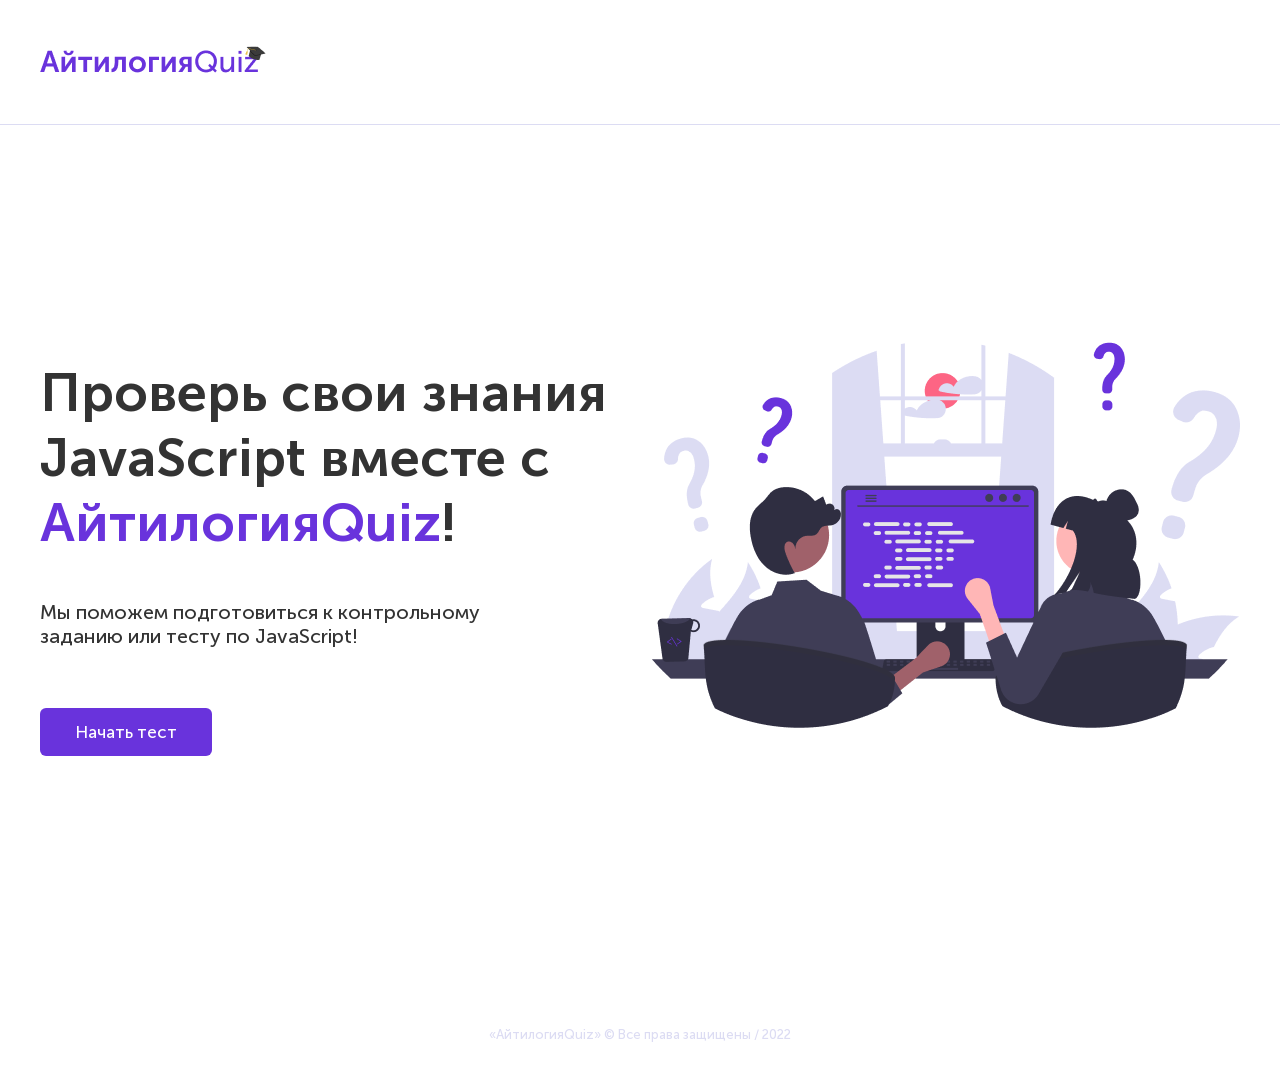
<file: index.html>
<!DOCTYPE html>
<html lang="en">
<head>
    <meta charset="UTF-8">
    <title>Айтилогия Quiz</title>
    <link rel="stylesheet" href="styles/common.css">
    <link rel="stylesheet" href="styles/index.css">
</head>
<body>

<header class="header">
    <div class="container">
        <div class="logo">
            <img src="images/logo.png" alt="Логотип">
        </div>
    </div>
</header>
<section class="main">
    <div class="container">
        <div class="main-content">
            <h1 class="big-title">Проверь свои знания JavaScript вместе с <span>АйтилогияQuiz</span>!</h1>
            <div class="main-description">
                Мы поможем подготовиться к контрольному заданию или тесту по JavaScript!
            </div>
            <div class="main-button">
                <a href="form.html" class="button">Начать тест</a>
            </div>
        </div>
        <div class="main-image">
            <img src="images/main-image.png" alt="Главная картинка">
        </div>
    </div>
</section>

<footer class="footer">
    «АйтилогияQuiz» © Все права защищены / 2022
</footer>


</body>
</html>
</file>
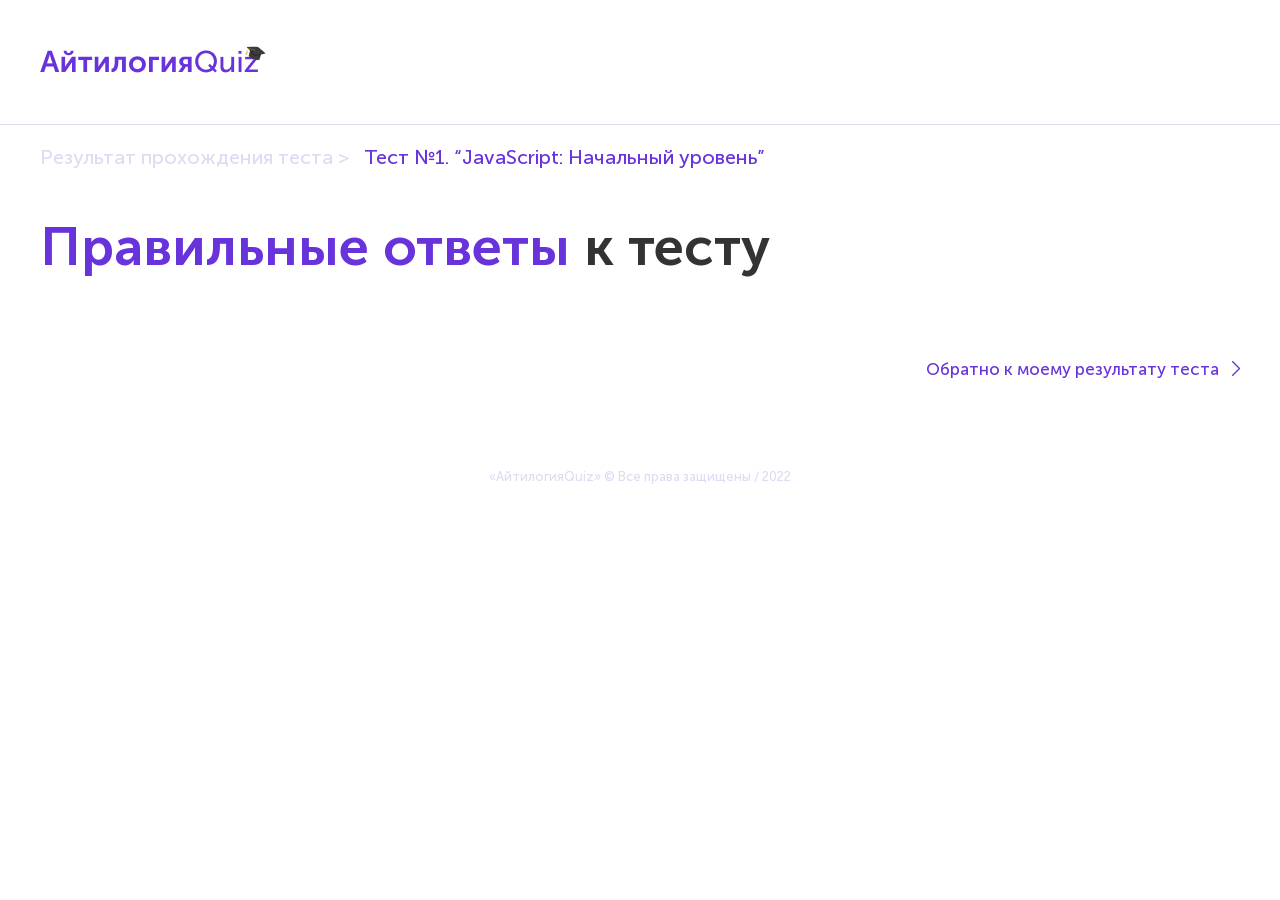
<file: answers.html>
<!DOCTYPE html>
<html lang="en">
<head>
    <meta charset="UTF-8">
    <title>Решение теста</title>
  <link rel="stylesheet" href="styles/common.css">
  <link rel="stylesheet" href="styles/answers.css">
</head>
<body>

<header class="header">
  <div class="container">
    <div class="logo">
      <img src="images/logo.png" alt="Логотип">
    </div>
  </div>
</header>

<section class="answer">
    <div class="container">
        <div class="answer-pre-title">
            Результат прохождения теста >
            <div id="answer-title">Тест №1. “JavaScript: Начальный уровень”</div>
        </div>
        <h1 class="big-title"><span>Правильные ответы</span> к тесту</h1>
        <div class="answer-wrapper">

        </div>
        <div class="answer-question">

        </div>
        <div class="answer-result">
            <a href="javascript:void(0)" id="pass" class="answerBtn">Обратно к моему результату теста <img src="images/arrow-test.png" alt="Стрелка"></a>
        </div>
    </div>
</section>

<footer class="footer">
  «АйтилогияQuiz» © Все права защищены / 2022
</footer>

<script src="scripts/common.js"></script>
<script src="scripts/answers.js"></script>
</body>
</html>
</file>
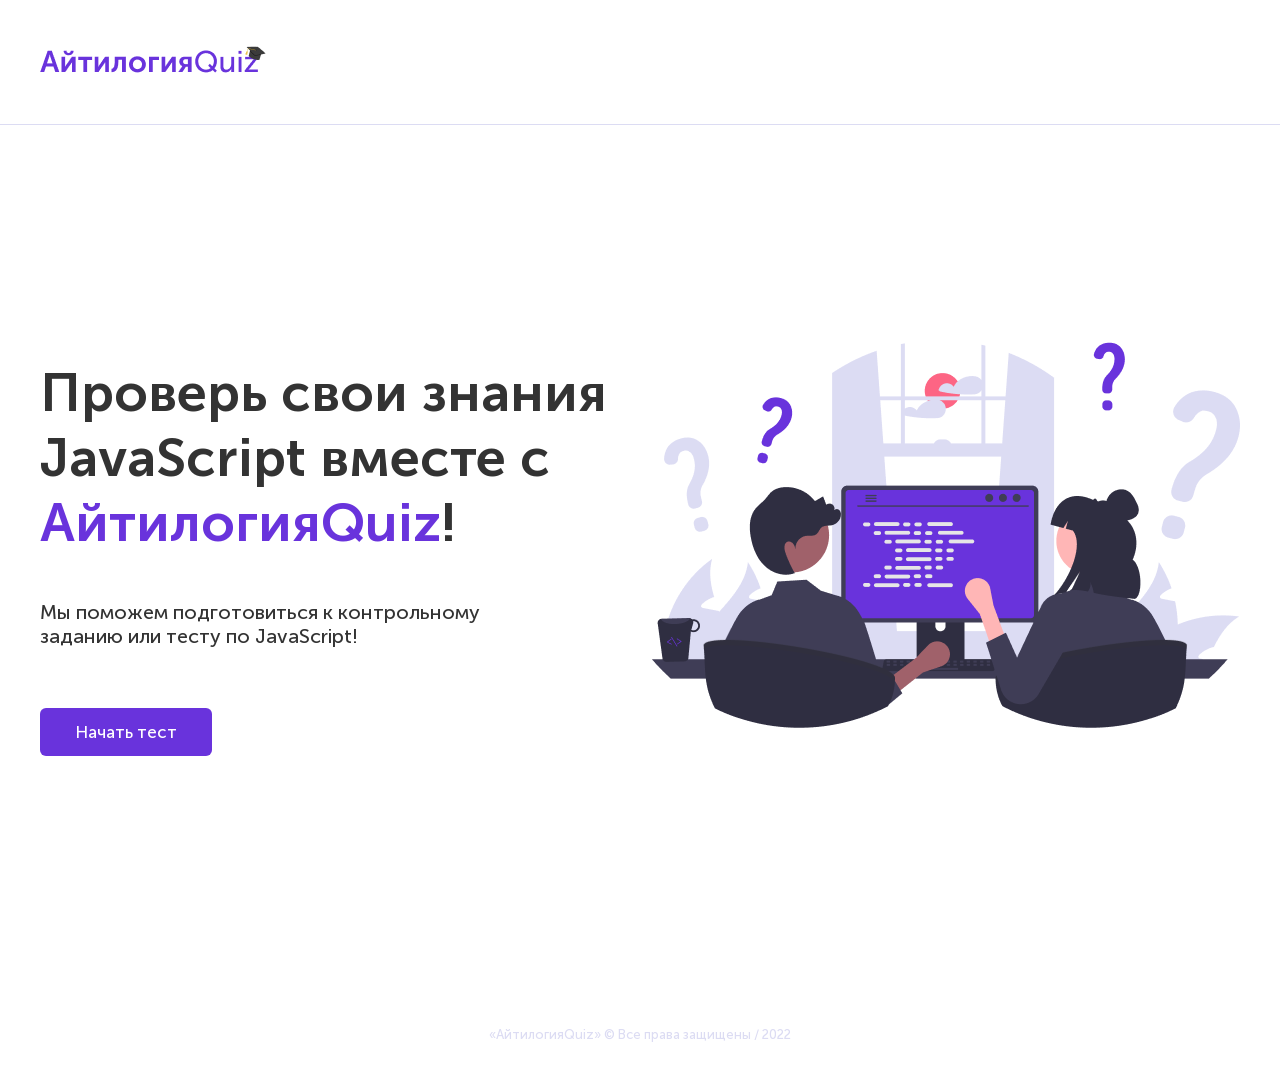
<file: choice.html>
<!DOCTYPE html>
<html lang="en">
<head>
    <meta charset="UTF-8">
    <title>Регистрация</title>
  <link rel="stylesheet" href="styles/common.css">
  <link rel="stylesheet" href="styles/choice.css">
</head>
<body>

<header class="header">
  <div class="container">
    <div class="logo">
      <img src="images/logo.png" alt="Логотип">
    </div>
  </div>
</header>

<section class="choice">
  <div class="container">
    <div class="choice-content">
      <h1 class="common-title choice-title">Выберите <span>тему теста</span></h1>
      <div class="choice-description">Чтобы начать тест, выберите одну из предложенных ниже тем.</div>
      <div class="choice-options" id="choice-options">

      </div>
    </div>
    <div class="choice-image">
      <img src="images/choice-image.png" alt="Персонажи">
    </div>
  </div>
</section>

<footer class="footer">
  «АйтилогияQuiz» © Все права защищены / 2022
</footer>

<script src="scripts/common.js"></script>
<script src="scripts/choice.js"></script>
</body>
</html>
</file>
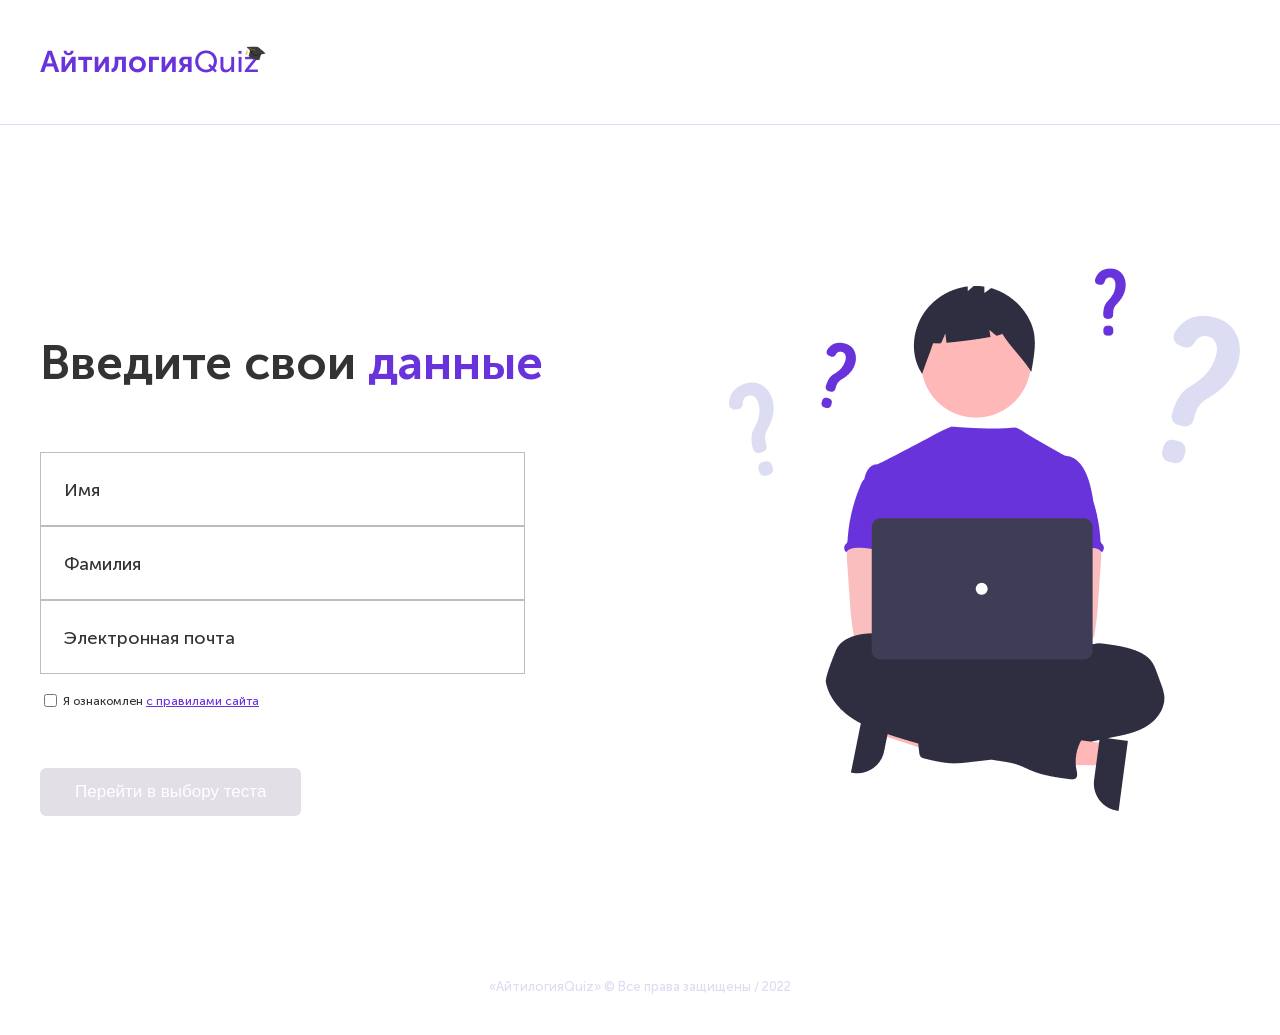
<file: form.html>
<!DOCTYPE html>
<html lang="en">
<head>
    <meta charset="UTF-8">
    <title>Регистрация</title>
  <link rel="stylesheet" href="styles/common.css">
  <link rel="stylesheet" href="styles/form.css">
</head>
<body>

<header class="header">
  <div class="container">
    <div class="logo">
      <img src="images/logo.png" alt="Логотип">
    </div>
  </div>
</header>

<section class="form">
  <div class="container">
    <div class="form-content">
      <h1 class="form-title common-title">Введите свои <span>данные</span></h1>
      <div class="form-details">
        <div class="form-group">
          <input type="text" class="form-input" id="name" required>
          <label for="name" class="form-label">Имя</label>
        </div>
        <div class="form-group">
          <input type="text" class="form-input" id="last-name" required>
          <label for="last-name" class="form-label">Фамилия</label>
        </div>
        <div class="form-group">
          <input type="text" class="form-input" id="email" required>
          <label for="email" class="form-label">Электронная почта</label>
        </div>
        <div class="form-agree">
          <input type="checkbox" id="agree" required>
          <label for="agree">
            Я ознакомлен <a href="#">с правилами сайта</a>
          </label>
        </div>
      </div>
        <div class="form-button">
          <button class="button" id="process" disabled>Перейти в выбору теста</button>
        </div>
    </div>
    <div class="form-image">
      <img src="images/info-image.png" alt="Персонаж">
    </div>
  </div>
</section>

<footer class="footer">
  «АйтилогияQuiz» © Все права защищены / 2022
</footer>


<script src="scripts/form.js"></script>
</body>
</html>
</file>
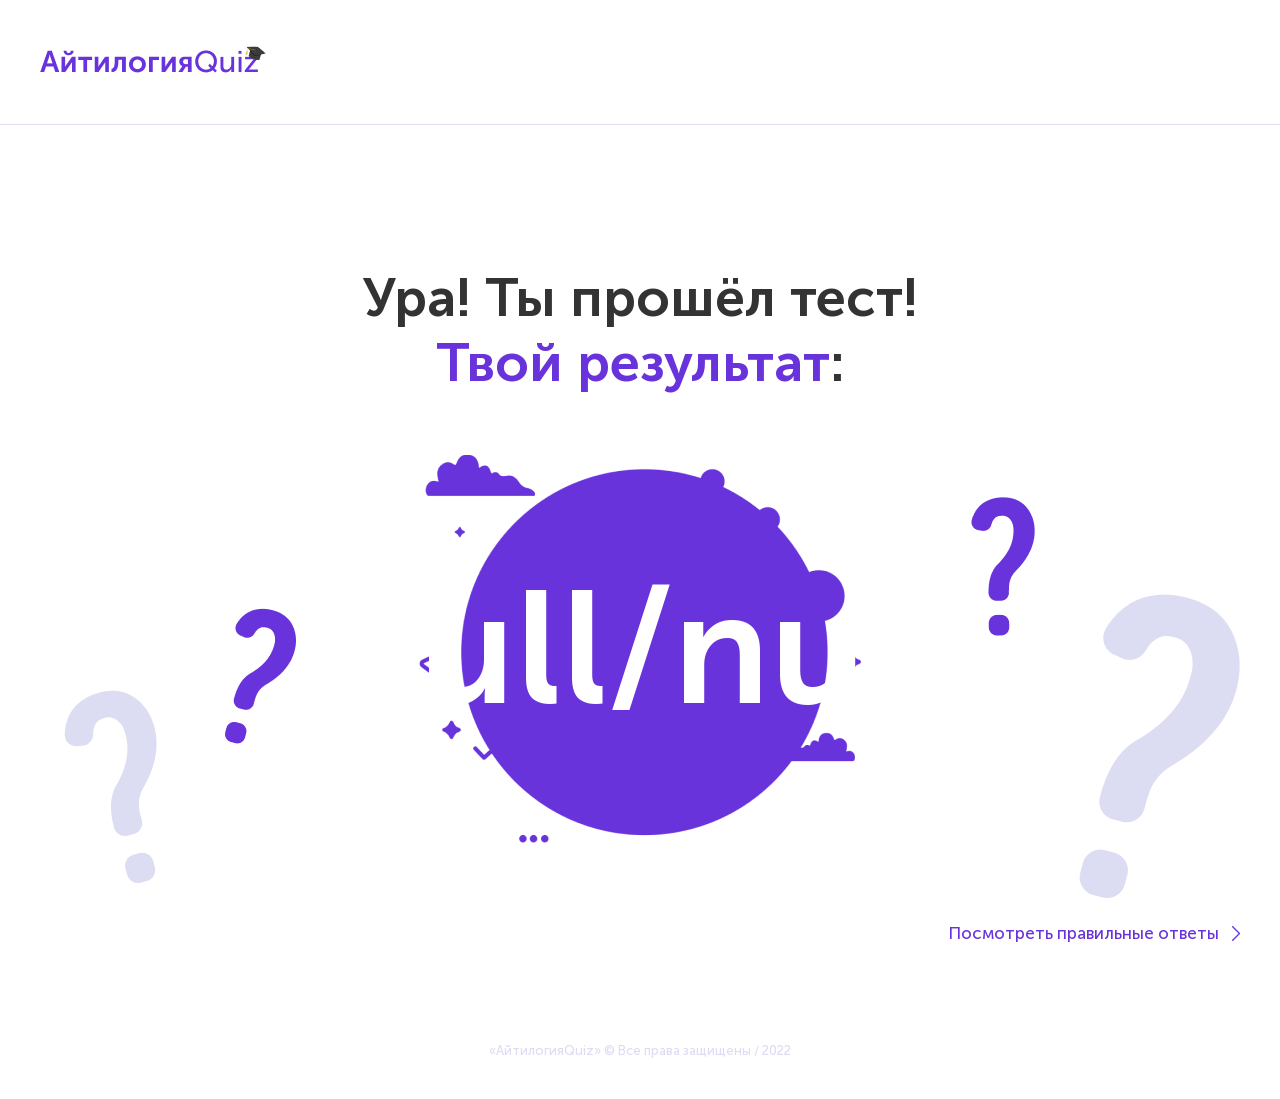
<file: result.html>
<!DOCTYPE html>
<html lang="en">
<head>
    <meta charset="UTF-8">
    <title>Результат</title>
  <link rel="stylesheet" href="styles/common.css">
  <link rel="stylesheet" href="styles/result.css">
</head>
<body>

<header class="header">
  <div class="container">
    <div class="logo">
      <img src="images/logo.png" alt="Логотип">
    </div>
  </div>
</header>

<section class="result">
    <div class="container">
        <div class="result-image">
            <img src="images/result-question.png" alt="Знаки вопросов">
        </div>
        <div class="result-title big-title">
            Ура! Ты прошёл тест! <span>Твой результат</span>:
        </div>
        <div class="result-score" id="result-score">
            4/5
        </div>
        <div class="result-question">
            <a href="javascript:void(0)" id="answersPage">Посмотреть правильные ответы <img src="images/arrow-test.png" alt="Стрелка"></a>
        </div>
    </div>
</section>

<footer class="footer">
  «АйтилогияQuiz» © Все права защищены / 2022
</footer>

<script src="scripts/result.js"></script>
</body>
</html>
</file>
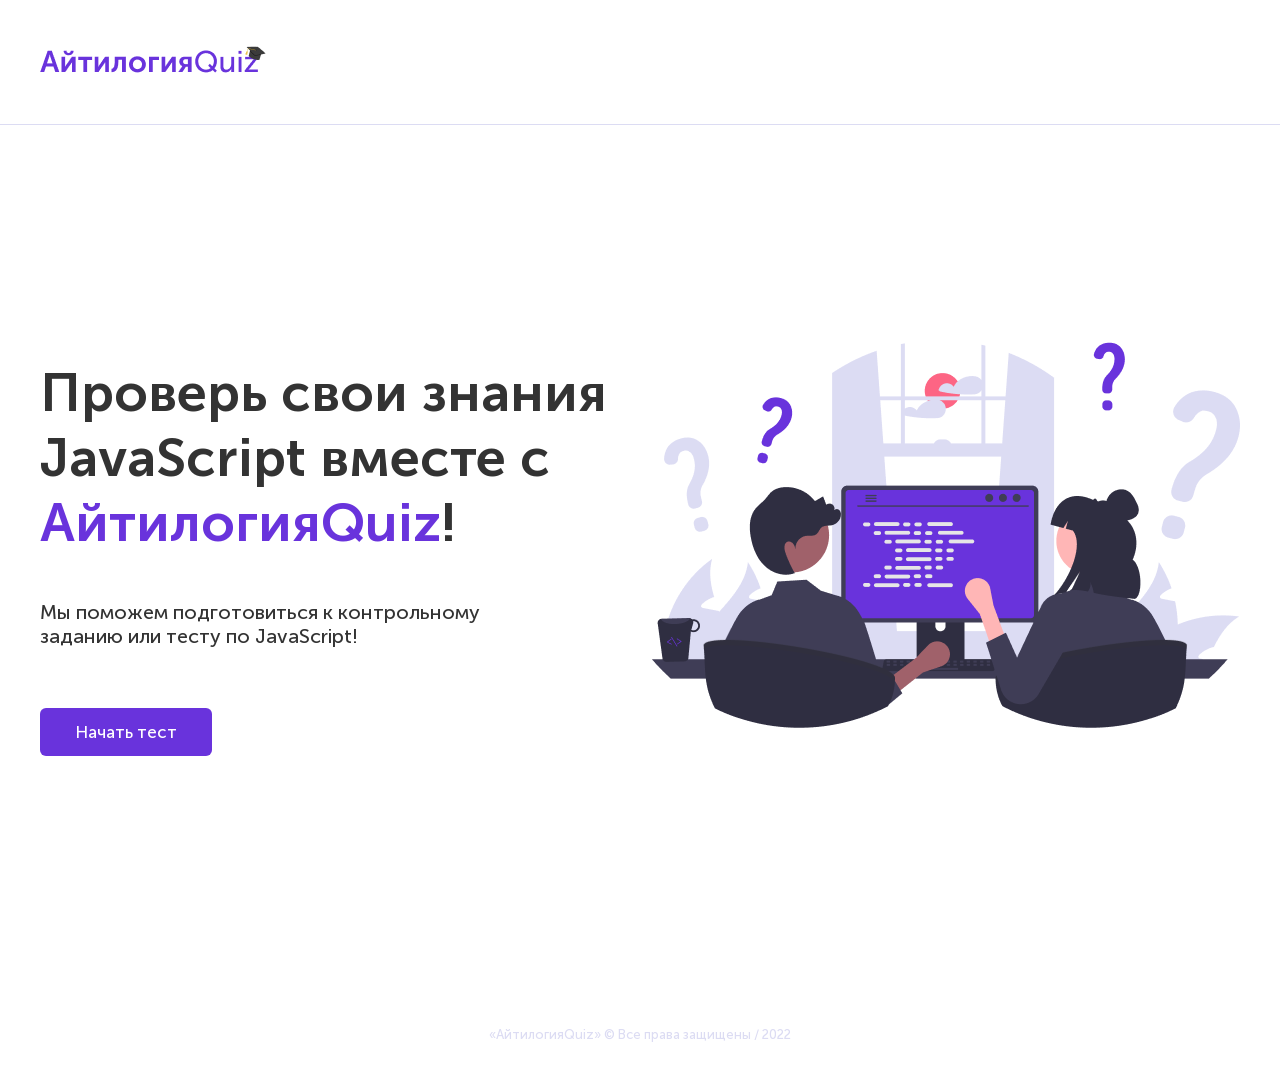
<file: test.html>
<!DOCTYPE html>
<html lang="en">
<head>
    <meta charset="UTF-8">
    <title>Решение теста</title>
  <link rel="stylesheet" href="styles/common.css">
  <link rel="stylesheet" href="styles/test.css">
</head>
<body>

<header class="header">
  <div class="container">
    <div class="logo">
      <img src="images/logo.png" alt="Логотип">
    </div>
  </div>
</header>

<section class="test">
    <div class="container">
        <div class="test-pre-title" id="pre-title">
            Тест №1. “JavaScript: Начальный уровень”
        </div>
        <div class="test-progress-bar" id="progress-bar">

        </div>
        <div class="test-question">
            <div class="test-question-title" id="title">
                <span>Вопрос 2:</span> Тут должен быть текст вопроса?
            </div>
            <div class="test-question-options" id="options">
        </div>
        </div>
        <div class="test-actions">
            <div class="test-previous-action">
                <button class="button button-transparent" id="prev" disabled>Назад</button>
            </div>
            <div class="test-time">
                <div class="test-time-text">Осталось времени:</div>
                <div class="test-time-clock" id="timer">59</div>
            </div>
            <div class="test-next-action">
                <button class="button button-transparent" id="next" disabled>Дальше</button>
            </div>
        </div>
        <div class="pass-question">
            <a href="javascript:void(0)" id="pass">Пропустить вопрос <img src="images/arrow-test.png" alt="Стрелка"></a>
        </div>

    </div>
</section>

<footer class="footer">
  «АйтилогияQuiz» © Все права защищены / 2022
</footer>

<script src="scripts/common.js"></script>
<script src="scripts/test.js"></script>
</body>
</html>
</file>
<file: styles/common.css>
body {
    margin: 0;
    font-family: "Museo Sans Cyrl", sans-serif;
    color: #333333;
}

a {
    color: #6933DC;
}

@font-face {
    src: url("../fonts/museosanscyrl-500.ttf");
    font-family: "Museo Sans Cyrl";
}
@font-face {
    src: url("../fonts/museosanscyrl-700.ttf");
    font-family: "Museo Sans Cyrl Bold";
}

.header {
    padding: 42px 0 40px;
    border-bottom: 1px solid #DCDCF3;
}

.container {
    max-width: 1200px;
    margin: 0 auto;
}

.button {
    padding: 14px 35px;
    background: #6933DC;
    border-radius: 6px;
    font-size: 17px;
    line-height: 20px;
    color: #FFFFFF;
    cursor: pointer;
    border: 0;
    transition: .4s;
    text-decoration: none;
}

a.button {
    display: inline-block;
}

.button:hover {
    background: #32098a;
}

.button:disabled {
    background-color: #e2dfe7;
    cursor: not-allowed;
}

.button-transparent {
    background: transparent;
    color: #6933DC;
    border: 1px solid #6933DC;
}

.button-transparent:hover {
    background: #6933DC;
    color: white;
}

.button-transparent:disabled {
    background: transparent;
    color: #e2dfe7;
    border: 1px solid #e2dfe7;
}

.footer {
    text-align: center;
    padding: 40px 0;
    font-size: 13px;
    line-height: 16px;
    color: #DCDCF3;
}

.common-title {
    font-family: 'Museo Sans Cyrl Bold', sans-serif;
    font-size: 48px;
    line-height: 58px;
    color: #333333;
}

.common-title span {
    color: #6933DC;
}

.big-title {
    font-family: 'Museo Sans Cyrl Bold', sans-serif;
    font-size: 54px;
    line-height: 65px;
}

.big-title span {
    color: #6933DC;
}
</file>
<file: styles/index.css>
body {
    margin: 0;
    font-family: "Museo Sans Cyrl", sans-serif;
    color: #333333;
}

@font-face {
    src: url("../fonts/museosanscyrl-500.ttf");
    font-family: "Museo Sans Cyrl";
}
@font-face {
    src: url("../fonts/museosanscyrl-700.ttf");
    font-family: "Museo Sans Cyrl Bold";
}

.header {
    padding: 42px 0 40px;
    border-bottom: 1px solid #DCDCF3;
}

.container {
    max-width: 1200px;
    margin: 0 auto;
}

.main {
    padding-top: 190px;
    padding-bottom: 231px;
}

.main .container {
    display: flex;
    align-items: center;
    justify-content: space-between;
}

.main-content {
    max-width: 588px;
}

.main-description {
    margin-top: 40px;
    font-weight: 400;
    font-size: 20px;
    line-height: 24px;
    max-width: 486px;
}

.main-button {
    margin-top: 60px;
}

.button {
    padding: 14px 35px;
    background: #6933DC;
    border-radius: 6px;
    font-size: 17px;
    line-height: 20px;
    color: #FFFFFF;
    cursor: pointer;
    border: 0;
    transition: .4s;
}

.button:hover {
    background: #32098a;
}

.footer {
    text-align: center;
    padding: 40px 0;
    font-size: 13px;
    line-height: 16px;
    color: #DCDCF3;
}
</file>
<file: styles/answers.css>
.answer {
    padding-top: 20px;
    padding-bottom: 50px;
}

.answer-pre-title {
    display: flex;
    font-size: 20px;
    line-height: 24px;
    color: #DCDCF3;
}

#answer-title {
    margin-left: 15px;
    font-size: 20px;
    line-height: 24px;
    color: #6933DC;
}


.answer-question-title {
    font-family: "Museo Sans Cyrl Bold", sans-serif;
    font-size: 36px;
    line-height: 43px;
}

.answer-question-title span {
    color: #6933DC;
}

.answer-question-options {
    margin-top: 58px;
    min-height: 220px;
}

.answer-question-option {
    font-size: 20px;
    line-height: 24px;
    margin-bottom: 20px;
    display: flex;
}

.answer-question-option label {
    cursor: pointer;
}

.answer-actions {
    display: flex;
    align-items: center;
    justify-content: space-between;
}

input[type="radio"] {
    appearance: none;
    -webkit-appearance: none;
    width: 20px;
    height: 20px;
    border: 3px solid #6933DC;
    border-radius: 50%;
    margin: 0 13px 0 0;
    transform: translateY(2px);

    display: grid;
    place-content: center;
}

.answer-question-option label.right {
    cursor: pointer;
    color: #5FDC33;
}
input[type='radio'].right {
    border: 6px solid #5FDC33;
}
input[type='radio'].wrong {
    border: 6px solid #DC3333;
}


input[type="radio"]::before {
    content: "";
    width: 10px;
    height: 10px;
    border-radius: 50%;
    box-shadow: inset 10px 10px #6933DC;
    transition: .2s ease transform;
    transform: scale(0);
}

input[type="radio"]:checked::before {
    transform: scale(1);
}

.test-progress-bar-item.complete .test-progress-bar-item-circle,
.test-progress-bar-item.active .test-progress-bar-item-circle {
    background: #6933DC;
}

.test-progress-bar-item.active::after {
    content: "";
    border-radius: 50%;
    position: absolute;
    z-index: 1;
    width: 14px;
    height: 14px;
    background: #DCDCF3;
    top: 6px;
}

.answer-result {
    margin-top: 80px;
    display: flex;
    justify-content: flex-end;
    align-self: stretch;
}

.answer-result a {
    font-size: 17px;
    line-height: 20px;
    color: #6933DC;
    text-decoration: none;
    display: flex;
    align-items: center;
}

.answer-result a img {
    margin-left: 13px;
}

.answer-result a:hover {
    text-decoration: underline;
}

.answer-question:nth-child(3) {
    margin-top: 51px;
}
</file>
<file: styles/choice.css>
.choice {
    padding-top: 180px;
    padding-bottom: 227px;

}

.choice .container {
    display: flex;
    align-items: center;
    justify-content: space-between;
}

.choice-content {
    max-width: 583px;
}

.choice-description {
    margin-top: 40px;
    font-size: 18px;
    line-height: 22px;
}

.choice-options {
    margin-top: 60px;
    width: 588px;
}

.choice-option {
    background: #FFFFFF;
    border: 1px solid #C1BBBB;
    font-size: 18px;
    line-height: 22px;
    padding: 26px 70px 26px 40px;
    position: relative;
    transition: .2s ease all;
}

.choice-option:hover {
    border-left: 5px solid #6933DC;
    cursor: pointer;
    color: #6933DC;
    font-family: 'Museo Sans Cyrl Bold', sans-serif;
}

.choice-option-arrow {
    position: absolute;
    right: 40px;
    top: 27px;
    display: none;
}

.choice-option:hover .choice-option-arrow {
    display: block;
}
</file>
<file: styles/form.css>
.form {
    padding-top: 140px;
    padding-bottom: 123px;
}

.form .container {
    display: flex;
    align-items: flex-end;
    justify-content: space-between;
}

.form-content {
    max-width: 504px;
}

.form-details {
    margin-top: 60px;
    max-width: 485px;
}

.form-agree {
    margin-top: 15px;
    font-size: 12px;
    line-height: 14px;
    color: #333333;
}

.form-agree input {
    top: 2px;
    position: relative;
}

.form-agree input,
.form-agree label {
    cursor: pointer;
}

.form-button {
    margin-top: 60px;
}

.form-group {
    background: #FFFFFF;
    border: 1px solid #C1BBBB;
    padding: 12px 23px 13px 23px;
    width: 485px;
    height: 74px;
    box-sizing: border-box;
    position: relative;
    transition: .2s ease all;
}

.form-input {
    border: 0;
    outline: 0;
    width: 100%;
    height: 100%;
    padding: 0;
    font-size: 18px;
    line-height: 22px;
    color: #6933DC;
    font-family: "Museo Sans Cyrl Bold", sans-serif;
}

.form-label {
    font-size: 18px;
    line-height: 22px;
    color: #333333;
    position: absolute;
    left: 23px;
    top: 26px;
    transition: .2s ease all;
}

.form-input:focus ~ .form-label,
.form-input:not(:focus):valid ~ .form-label {
    top: 12px;
}

.form-input:valid,
.form-input:focus {
    margin-top: 27px;
    height: auto;
}

.form-group:focus-within {
    border-left: 5px solid #6933DC;
}
</file>
<file: styles/result.css>
.result {
    padding-top: 140px;
    padding-bottom: 60px;
    text-align: center;
}

.result .container {
    display: flex;
    align-items: center;
    flex-direction: column;
    position: relative;
}

.result-image {
    position: absolute;
    top: 225px;
    z-index: -1;
}

.result-title {
    max-width: 588px;
    margin-bottom: 60px;
}

.result-score {
    background-image: url("../images/result-image.png");
    background-size: cover;
    background-position: center;
    width: 480px;
    height: 388px;
    display: flex;
    align-items: center;
    justify-content: center;
    font-size: 158px;
    line-height: 190px;
    font-family: 'Museo Sans Cyrl Bold', sans-serif;
    color: #FFFFFF;
}

.result-question {
    margin-top: 80px;
    display: flex;
    justify-content: flex-end;
    align-self: stretch;
}

.result-question a {
    font-size: 17px;
    line-height: 20px;
    color: #6933DC;
    text-decoration: none;
    display: flex;
    align-items: center;
}

.result-question a img {
    margin-left: 13px;
}

.result-question a:hover {
    text-decoration: underline;
}
</file>
<file: styles/test.css>
.test {
    padding-top: 20px;
    padding-bottom: 50px;
}

.test-pre-title {
    font-size: 20px;
    line-height: 24px;
    color: #DCDCF3;
}

.test-progress-bar {
    margin-top: 60px;
    margin-bottom: 80px;
    display: flex;
}

.test-question-title {
    font-family: "Museo Sans Cyrl Bold", sans-serif;
    font-size: 36px;
    line-height: 43px;
}

.test-question-title span {
    color: #6933DC;
}

.test-question-options {
    margin-top: 58px;
    min-height: 344px;
}

.test-question-option {
    font-size: 20px;
    line-height: 24px;
    margin-bottom: 20px;
    display: flex;
}

.test-question-option label {
    cursor: pointer;
}

.test-actions {
    display: flex;
    align-items: center;
    justify-content: space-between;
}

.test-time {
    display: flex;
    align-items: center;
}

.test-time-text {
    font-size: 17px;
    line-height: 20px;
    color: #6933DC;
    margin-right: 15px;
}

.test-time-clock {
    background-image: url("../images/time.png");
    background-size: cover;
    background-position: center;
    width: 27px;
    height: 29px;
    font-size: 10px;
    text-align: center;
    line-height: 28px;
}

.pass-question {
    display: flex;
    justify-content: flex-end;
    margin-top: 10px;
}

.pass-question a {
    font-size: 17px;
    line-height: 20px;
    color: #6933DC;
    text-decoration: none;
    display: flex;
    align-items: center;
}

.pass-question a img {
    margin-left: 13px;
}

.pass-question a:hover {
    text-decoration: underline;
}

input[type="radio"] {
    appearance: none;
    -webkit-appearance: none;
    width: 20px;
    height: 20px;
    border: 3px solid #6933DC;
    border-radius: 50%;
    margin: 0 13px 0 0;
    transform: translateY(2px);

    display: grid;
    place-content: center;
}

input[type="radio"]::before {
    content: "";
    width: 10px;
    height: 10px;
    border-radius: 50%;
    box-shadow: inset 10px 10px #6933DC;
    transition: .2s ease transform;
    transform: scale(0);
}

input[type="radio"]:checked::before {
    transform: scale(1);
}

.test-progress-bar-item {
    display: flex;
    flex-direction: column;
    align-items: center;
    position: relative;
}

.test-progress-bar-item:not(:first-child) {
    margin-left: 130px;
}

.test-progress-bar-item:not(:last-child)::before {
    content: "";
    z-index: -1;
    position: absolute;
    width: 184px;
    background: #DCDCF3;
    height: 6px;
    left: 28px;
    top: 10px;
}

.test-progress-bar-item.complete:not(:last-child)::before {
    background: #6933DC;

}

.test-progress-bar-item-circle {
    width: 26px;
    height: 26px;
    background: #DCDCF3;
    border-radius: 50%;
}

.test-progress-bar-item-text {
    font-size: 13px;
    line-height: 16px;
    margin-top: 10px;
}

.test-progress-bar-item.complete .test-progress-bar-item-circle,
.test-progress-bar-item.active .test-progress-bar-item-circle {
    background: #6933DC;
}

.test-progress-bar-item.active::after {
    content: "";
    border-radius: 50%;
    position: absolute;
    z-index: 1;
    width: 14px;
    height: 14px;
    background: #DCDCF3;
    top: 6px;
}
</file>
